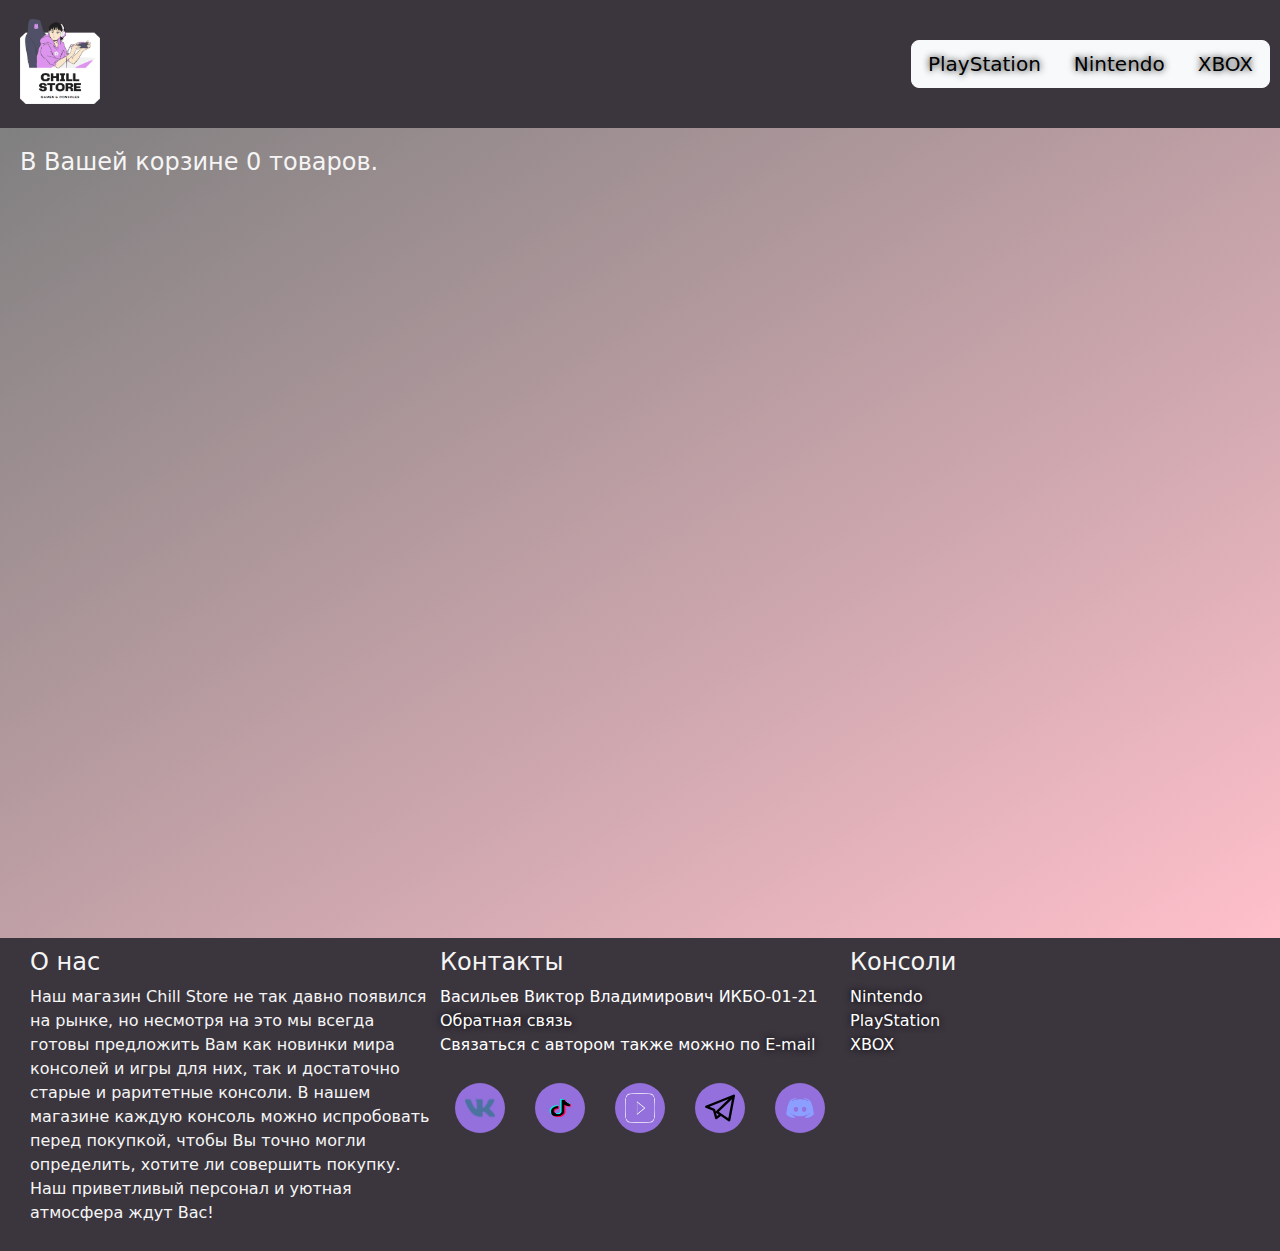
<file: html/cart.html>
<!DOCTYPE html>
<html lang="ru">
<head>
  <meta charset="UTF-8">
  <meta name="viewport" content="width=device-width, initial-scale=1.0">
  <title>Корзина | CHILL STORE</title>
  <link rel="icon" type="image/png" href="/res/images/favicon.png">
  <link rel="stylesheet" href="https://cdn.jsdelivr.net/npm/bootstrap@5.2.1/dist/css/bootstrap.min.css">
  <script src="https://cdn.jsdelivr.net/npm/@popperjs/core@2.11.6/dist/umd/popper.min.js" integrity="sha384-oBqDVmMz9ATKxIep9tiCxS/Z9fNfEXiDAYTujMAeBAsjFuCZSmKbSSUnQlmh/jp3" crossorigin="anonymous"></script>
  <script src="https://cdn.jsdelivr.net/npm/bootstrap@5.2.2/dist/js/bootstrap.min.js" integrity="sha384-IDwe1+LCz02ROU9k972gdyvl+AESN10+x7tBKgc9I5HFtuNz0wWnPclzo6p9vxnk" crossorigin="anonymous"></script>
  <link rel="preconnect" href="https://fonts.googleapis.com">
  <link rel="preconnect" href="https://fonts.gstatic.com" crossorigin>
  <link href="https://fonts.googleapis.com/css2?family=Poiret+One&display=swap" rel="stylesheet">
  <link rel="stylesheet" href="../css/main-style.css">
  <link rel="stylesheet" href="../css/cart.css">
</head>
<body>
<header>
  <a href="../index.html">
    <img class="logo" src="../res/images/logo.png" alt="CHILL STORE"
         width="100" height="100">
  </a>
  <span class="flex-fill"></span>
  <nav class="btn-group btn-group-lg header-nav">
    <a href="playstation.html" class="btn btn-lg btn-light">PlayStation</a>
    <a href="nintendo.html" class="btn btn-lg btn-light">Nintendo</a>
    <a href="xbox.html" class="btn btn-lg btn-light">XBOX</a>
  </nav>
  <label for="burger" class="burger"><img src="../res/images/burger.png" alt="Menu" width="64" height="64"></label>
  <input type="checkbox" id="burger" class="burger" hidden>
  <div class="burger-menu">
    <a href="playstation.html" class="btn btn-lg btn-light">PlayStation</a>
    <a href="nintendo.html" class="btn btn-lg btn-light">Nintendo</a>
    <a href="xbox.html" class="btn btn-lg btn-light">XBOX</a>
    <a href="contact-form.html" class="btn btn-lg btn-light">Обратная связь</a>
  </div>
</header>
<main>
  <div class="cart-container" id="cart-container">
    <h4 id="cart-title"></h4>
    <h5 id="sum-cost"></h5>
  </div>
  <div class="modal fade" id="deletionModal" tabindex="-1" aria-labelledby="deletionModalLabel" aria-hidden="true">
    <div class="modal-dialog modal-dialog-centered">
      <div class="modal-content">
        <div class="modal-header">
          <h1 class="modal-title fs-5" id="deletionModalLabel">Удаление из корзины</h1>
          <button type="button" class="btn-close" data-bs-dismiss="modal" aria-label="Close"></button>
        </div>
        <div class="modal-body">
          Вы уверены, что хотите удалить этот товар из корзины?
        </div>
        <div class="modal-footer">
          <button type="button" class="btn btn-secondary" data-bs-dismiss="modal">Нет</button>
          <button type="button" class="btn btn-danger" data-bs-dismiss="modal" id="delete-confirm">Да</button>
        </div>
      </div>
    </div>
  </div>
  <script src="../js/cart.js"></script>
</main>
<footer>
  <div class="about-us">
    <h4>О нас</h4>
    <p>Наш магазин Chill Store не так давно появился на рынке, но несмотря на это мы всегда готовы
      предложить Вам как новинки мира консолей и игры для них, так и достаточно старые и раритетные консоли.
      В нашем магазине каждую консоль можно испробовать перед покупкой, чтобы Вы точно могли определить, хотите ли
      совершить покупку. Наш приветливый персонал и уютная атмосфера ждут Вас!</p>
  </div>
  <div class="contacts">
    <h4>Контакты</h4>
    <div>Васильев Виктор Владимирович ИКБО-01-21</div>
    <div><a href="contact-form.html">Обратная связь</a></div>
    <address>
      Связаться с автором также можно по <a href="mailto:vasilievvict1@yandex.ru">E-mail</a>
    </address>
    <div class="social-links">
      <button class="social">
        <img src="../res/images/vk-logo.png" alt="VK" width="30" height="30">
      </button>
      <button class="social">
        <img src="../res/images/tiktok-logo.png" alt="TikTok" width="30" height="30">
      </button>
      <button class="social">
        <img src="../res/images/yt-logo.png" alt="YouTube" width="30" height="30">
      </button>
      <button class="social">
        <img src="../res/images/telegram-logo.svg" alt="Telegram" width="30" height="30">
      </button>
      <button class="social">
        <img src="../res/images/discord-logo.png" alt="Discord" width="30" height="30">
      </button>
    </div>
  </div>
  <div class="consoles">
    <h4>Консоли</h4>
    <div><a href="./nintendo.html">Nintendo</a></div>
    <div><a href="./playstation.html">PlayStation</a></div>
    <div><a href="./xbox.html">XBOX</a></div>
  </div>
</footer>
</body>
</html>
</file>
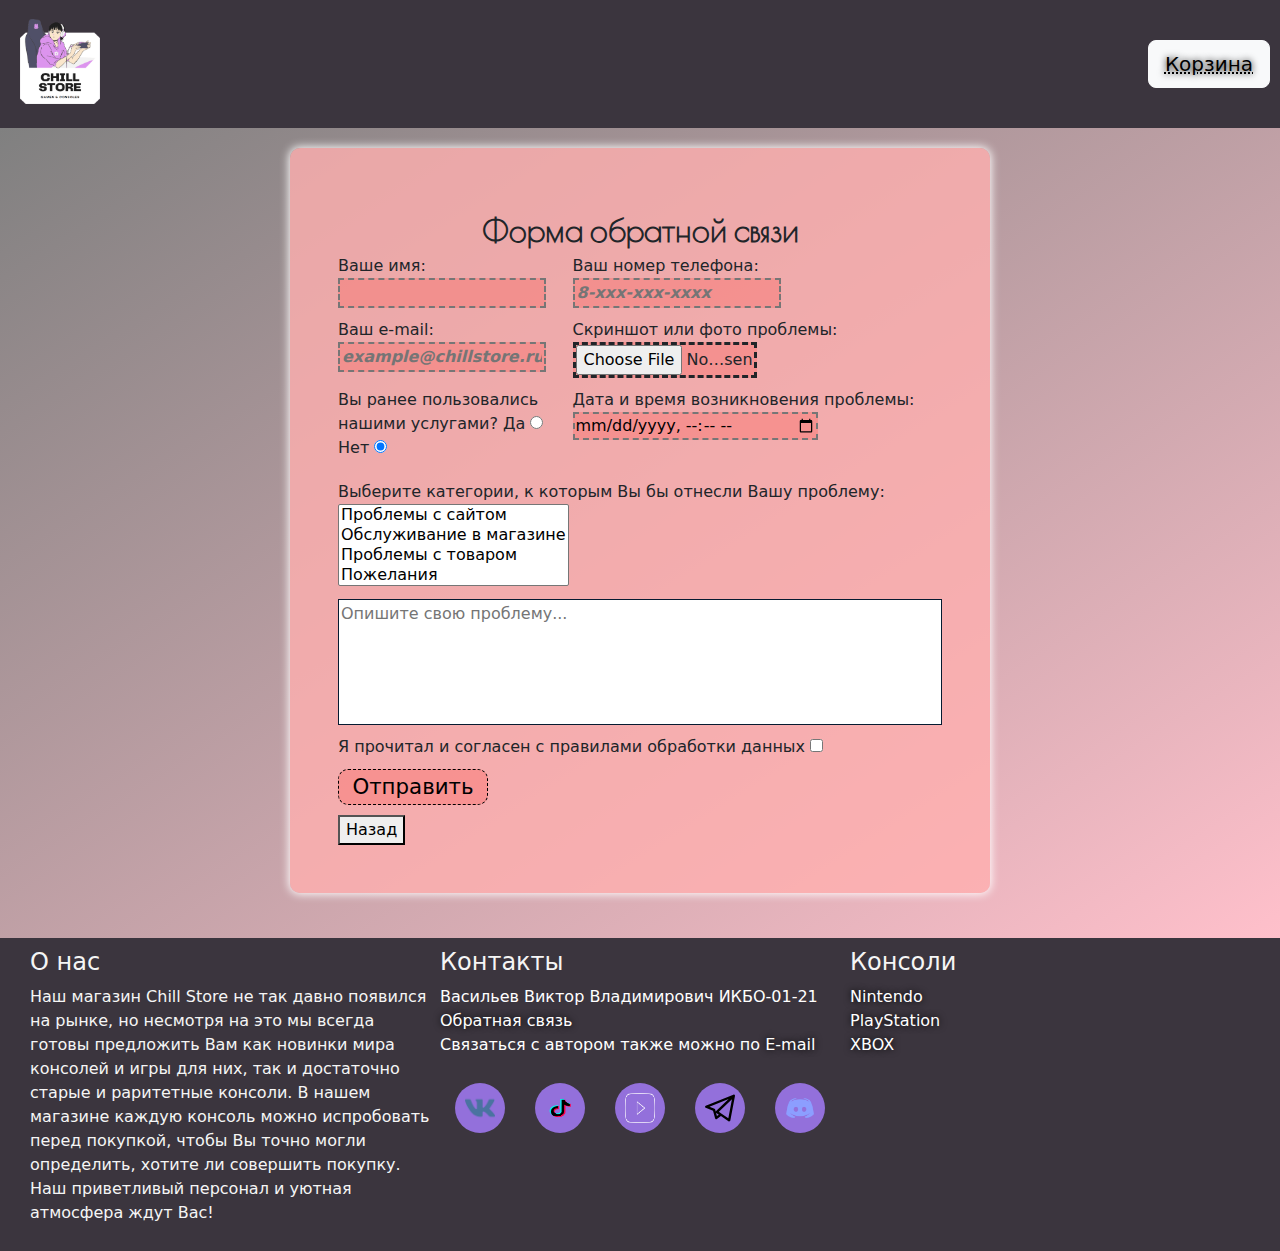
<file: html/contact-form.html>
<!DOCTYPE html>
<html lang="ru">
<head>
    <meta charset="UTF-8">
    <meta name="viewport" content="width=device-width, initial-scale=1.0">
    <title>CHILL STORE | Обратная связь</title>
    <link rel="icon" type="image/png" href="/res/images/favicon.png">
    <link rel="stylesheet" href="https://cdn.jsdelivr.net/npm/bootstrap@5.2.1/dist/css/bootstrap.min.css">
    <script src="https://cdn.jsdelivr.net/npm/bootstrap@5.2.1/dist/js/bootstrap.bundle.min.js"></script>
    <link rel="preconnect" href="https://fonts.googleapis.com">
    <link rel="preconnect" href="https://fonts.gstatic.com" crossorigin>
    <link href="https://fonts.googleapis.com/css2?family=Poiret+One&display=swap" rel="stylesheet">
    <link rel="stylesheet" href="../css/main-style.css">
</head>
<body>
    <header>
        <a href="../index.html">
            <img class="logo" src="../res/images/logo.png" alt="CHILL STORE"
                 width="100" height="100">
        </a>
        <span class="flex-fill"></span>
        <nav class="btn-group btn-group-lg header-nav">
            <a href="./cart.html" class="btn btn-lg btn-light">Корзина</a>
        </nav>
        <label for="burger" class="burger"><img src="../res/images/burger.png" alt="Menu" width="64" height="64"></label>
        <input type="checkbox" id="burger" class="burger" hidden>
        <div class="burger-menu">
            <a href="./cart.html" class="btn btn-lg btn-light">Корзина</a>
            <a href="contact-form.html" class="btn btn-lg btn-light">Обратная связь</a>
        </div>
    </header>
    <main>
        <div class="form-container">
            <div class="contact-form">
                <div class="form-title">Форма обратной связи</div>
                <form action="" method="get" class="form-fields">
                        <div>
                            <label for="name">Ваше имя: </label>
                            <input type="text" id="name" required>
                        </div>
                        <div>
                            <label for="phone">Ваш номер телефона: </label>
                            <input type="tel" id="phone" pattern="8[0-9]{10}" placeholder="8-xxx-xxx-xxxx" required>
                        </div>
                        <div>
                            <label for="mail">Ваш e-mail: </label>
                            <input type="email" id="mail" placeholder="example@chillstore.ru">
                        </div>
                        <div>
                            <label for="photo">Скриншот или фото проблемы: </label>
                            <input type="file" id="photo">
                        </div>
                        <div>
                            Вы ранее пользовались нашими услугами?
                            <label for="used">Да</label>
                            <input type="radio" id="used" value="yes" name="new-client">
                            <label for="didnt-use">Нет</label>
                            <input type="radio" id="didnt-use" value="no" name="new-client" checked>
                        </div>
                        <div>
                            <label for="incident-time">Дата и время возникновения проблемы: </label>
                            <input type="datetime-local" id="incident-time" min="2021-01-01" max="2022-12-31" required>
                        </div>
                    <div class="selection">
                        Выберите категории, к которым Вы бы отнесли Вашу проблему:
                        <select name="problem-type" id="problem" multiple required size="4">
                            <option value="site">Проблемы с сайтом</option>
                            <option value="store">Обслуживание в магазине</option>
                            <option value="item">Проблемы с товаром</option>
                            <option value="wishes">Пожелания</option>
                        </select>
                    </div>
                    <textarea name="summary" id="" cols="80" rows="5" placeholder="Опишите свою проблему..." required
                        minlength="30" maxlength="400" style="resize: none;"></textarea>
                    <div class="accept-terms">
                        <label for="accept-terms">Я прочитал и согласен с правилами обработки данных </label>
                        <input type="checkbox" value="off" id="accept-terms" required>
                    </div>
                    <input type="submit" id="submit-button" value="Отправить">
                </form>
                <a href="../index.html"><button>Назад</button></a>
        </div>
        </div>
    </main>
    <footer>
        <div class="about-us">
            <h4>О нас</h4>
            <p>Наш магазин Chill Store не так давно появился на рынке, но несмотря на это мы всегда готовы
                предложить Вам как новинки мира консолей и игры для них, так и достаточно старые и раритетные консоли.
                В нашем магазине каждую консоль можно испробовать перед покупкой, чтобы Вы точно могли определить, хотите ли
                совершить покупку. Наш приветливый персонал и уютная атмосфера ждут Вас!</p>
        </div>
        <div class="contacts">
            <h4>Контакты</h4>
            <div>Васильев Виктор Владимирович ИКБО-01-21</div>
            <div><a href="contact-form.html">Обратная связь</a></div>
            <address>
                Связаться с автором также можно по <a href="mailto:vasilievvict1@yandex.ru">E-mail</a>
            </address>
            <div class="social-links">
                <button class="social">
                    <img src="../res/images/vk-logo.png" alt="VK" width="30" height="30">
                </button>
                <button class="social">
                    <img src="../res/images/tiktok-logo.png" alt="TikTok" width="30" height="30">
                </button>
                <button class="social">
                    <img src="../res/images/yt-logo.png" alt="YouTube" width="30" height="30">
                </button>
                <button class="social">
                    <img src="../res/images/telegram-logo.svg" alt="Telegram" width="30" height="30">
                </button>
                <button class="social">
                    <img src="../res/images/discord-logo.png" alt="Discord" width="30" height="30">
                </button>
            </div>
        </div>
        <div class="consoles">
            <h4>Консоли</h4>
            <div><a href="./nintendo.html">Nintendo</a></div>
            <div><a href="./playstation.html">PlayStation</a></div>
            <div><a href="./xbox.html">XBOX</a></div>
        </div>
    </footer>
</body>
</html>
</file>
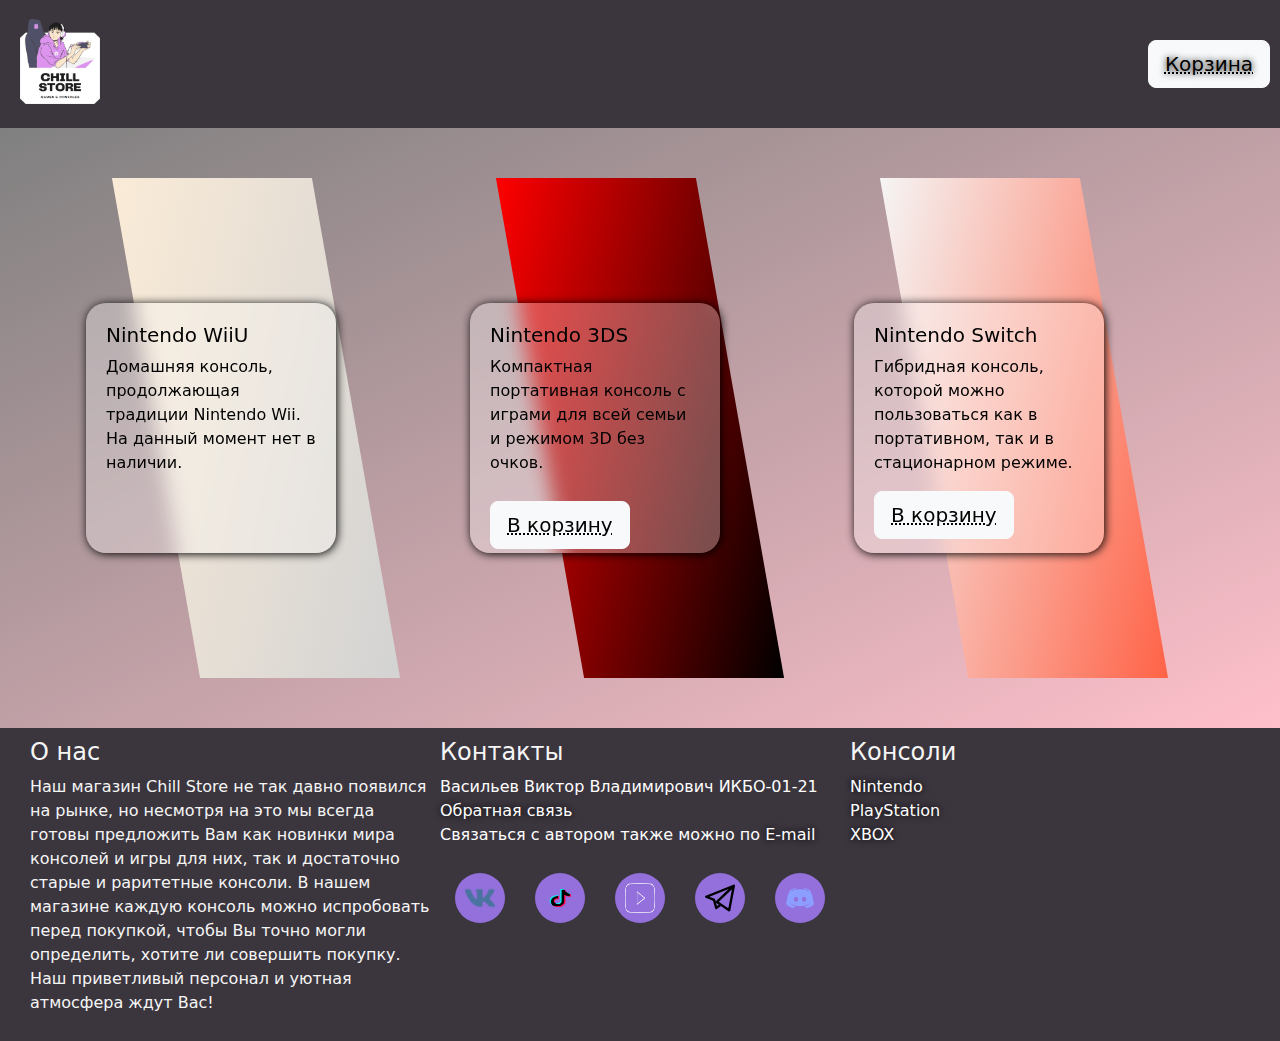
<file: html/nintendo.html>
<!DOCTYPE html>
<html lang="ru">
<head>
  <meta charset="UTF-8">
  <meta name="viewport" content="width=device-width, initial-scale=1.0">
  <title>Nintendo | CHILL STORE</title>
  <link rel="icon" type="image/png" href="/res/images/favicon.png">
  <link rel="stylesheet" href="https://cdn.jsdelivr.net/npm/bootstrap@5.2.1/dist/css/bootstrap.min.css">
  <script src="https://cdn.jsdelivr.net/npm/@popperjs/core@2.11.6/dist/umd/popper.min.js" integrity="sha384-oBqDVmMz9ATKxIep9tiCxS/Z9fNfEXiDAYTujMAeBAsjFuCZSmKbSSUnQlmh/jp3" crossorigin="anonymous"></script>
  <script src="https://cdn.jsdelivr.net/npm/bootstrap@5.2.2/dist/js/bootstrap.min.js" integrity="sha384-IDwe1+LCz02ROU9k972gdyvl+AESN10+x7tBKgc9I5HFtuNz0wWnPclzo6p9vxnk" crossorigin="anonymous"></script>
  <link rel="preconnect" href="https://fonts.googleapis.com">
  <link rel="preconnect" href="https://fonts.gstatic.com" crossorigin>
  <link href="https://fonts.googleapis.com/css2?family=Poiret+One&display=swap" rel="stylesheet">
  <link rel="stylesheet" href="../css/main-style.css">
  <link rel="stylesheet" href="../css/cards.css">
</head>
<body>
<header>
  <a href="../index.html">
    <img class="logo" src="../res/images/logo.png" alt="CHILL STORE"
         width="100" height="100">
  </a>
  <span class="flex-fill"></span>
  <nav class="btn-group btn-group-lg header-nav">
    <a href="./cart.html" class="btn btn-lg btn-light">Корзина</a>
  </nav>
  <label for="burger" class="burger"><img src="../res/images/burger.png" alt="Menu" width="64" height="64"></label>
  <input type="checkbox" id="burger" class="burger" hidden>
  <div class="burger-menu">
    <a href="./cart.html" class="btn btn-lg btn-light">Корзина</a>
    <a href="contact-form.html" class="btn btn-lg btn-light">Обратная связь</a>
  </div>
</header>
<main>
  <div class="cards-container">
    <div class="card-nobootstrap">
      <div class="card-panel">
        <h5>Nintendo WiiU</h5>
        <p>Домашняя консоль, продолжающая традиции Nintendo Wii. На данный момент нет в наличии.</p>
      </div>
      <div class="card-bg" id="wiiu-card"></div>
      <div class="pseudo-anim"></div>
    </div>
    <div class="card-nobootstrap">
      <div class="card-panel">
        <h5>Nintendo 3DS</h5>
        <p>Компактная портативная консоль с играми для всей семьи и режимом 3D без очков.</p>
        <button class="btn btn-lg btn-light add-to-cart" data-item="N3DS">В корзину</button>
      </div>
      <div class="card-bg" id="threeds-card"></div>
      <div class="pseudo-anim"></div>
    </div>
    <div class="card-nobootstrap">
      <div class="card-panel">
        <h5>Nintendo Switch</h5>
        <p>Гибридная консоль, которой можно пользоваться как в портативном, так и в стационарном режиме.</p>
        <button class="btn btn-lg btn-light add-to-cart" data-item="NX" style="margin-top: 0;">В корзину</button>
      </div>
      <div class="card-bg" id="switch-card"></div>
      <div class="pseudo-anim"></div>
    </div>
  </div>
  <div class="toast-container position-fixed bottom-0 end-0 p-3">
    <div class="toast" role="alert" aria-live="assertive" aria-atomic="true" id="successToast">
      <div class="toast-header">
        <strong class="me-auto">Успех</strong>
        <button type="button" class="btn-close" data-bs-dismiss="toast" aria-label="Close"></button>
      </div>
      <div class="toast-body">
        Товар добавлен в корзину.
      </div>
    </div>
  </div>
  <script src="../js/add-to-cart.js"></script>
</main>
<footer>
  <div class="about-us">
    <h4>О нас</h4>
    <p>Наш магазин Chill Store не так давно появился на рынке, но несмотря на это мы всегда готовы
      предложить Вам как новинки мира консолей и игры для них, так и достаточно старые и раритетные консоли.
      В нашем магазине каждую консоль можно испробовать перед покупкой, чтобы Вы точно могли определить, хотите ли
      совершить покупку. Наш приветливый персонал и уютная атмосфера ждут Вас!</p>
  </div>
  <div class="contacts">
    <h4>Контакты</h4>
    <div>Васильев Виктор Владимирович ИКБО-01-21</div>
    <div><a href="contact-form.html">Обратная связь</a></div>
    <address>
      Связаться с автором также можно по <a href="mailto:vasilievvict1@yandex.ru">E-mail</a>
    </address>
    <div class="social-links">
      <button class="social">
        <img src="../res/images/vk-logo.png" alt="VK" width="30" height="30">
      </button>
      <button class="social">
        <img src="../res/images/tiktok-logo.png" alt="TikTok" width="30" height="30">
      </button>
      <button class="social">
        <img src="../res/images/yt-logo.png" alt="YouTube" width="30" height="30">
      </button>
      <button class="social">
        <img src="../res/images/telegram-logo.svg" alt="Telegram" width="30" height="30">
      </button>
      <button class="social">
        <img src="../res/images/discord-logo.png" alt="Discord" width="30" height="30">
      </button>
    </div>
  </div>
  <div class="consoles">
    <h4>Консоли</h4>
    <div><a href="./nintendo.html">Nintendo</a></div>
    <div><a href="./playstation.html">PlayStation</a></div>
    <div><a href="./xbox.html">XBOX</a></div>
  </div>
</footer>
</body>
</html>
</file>
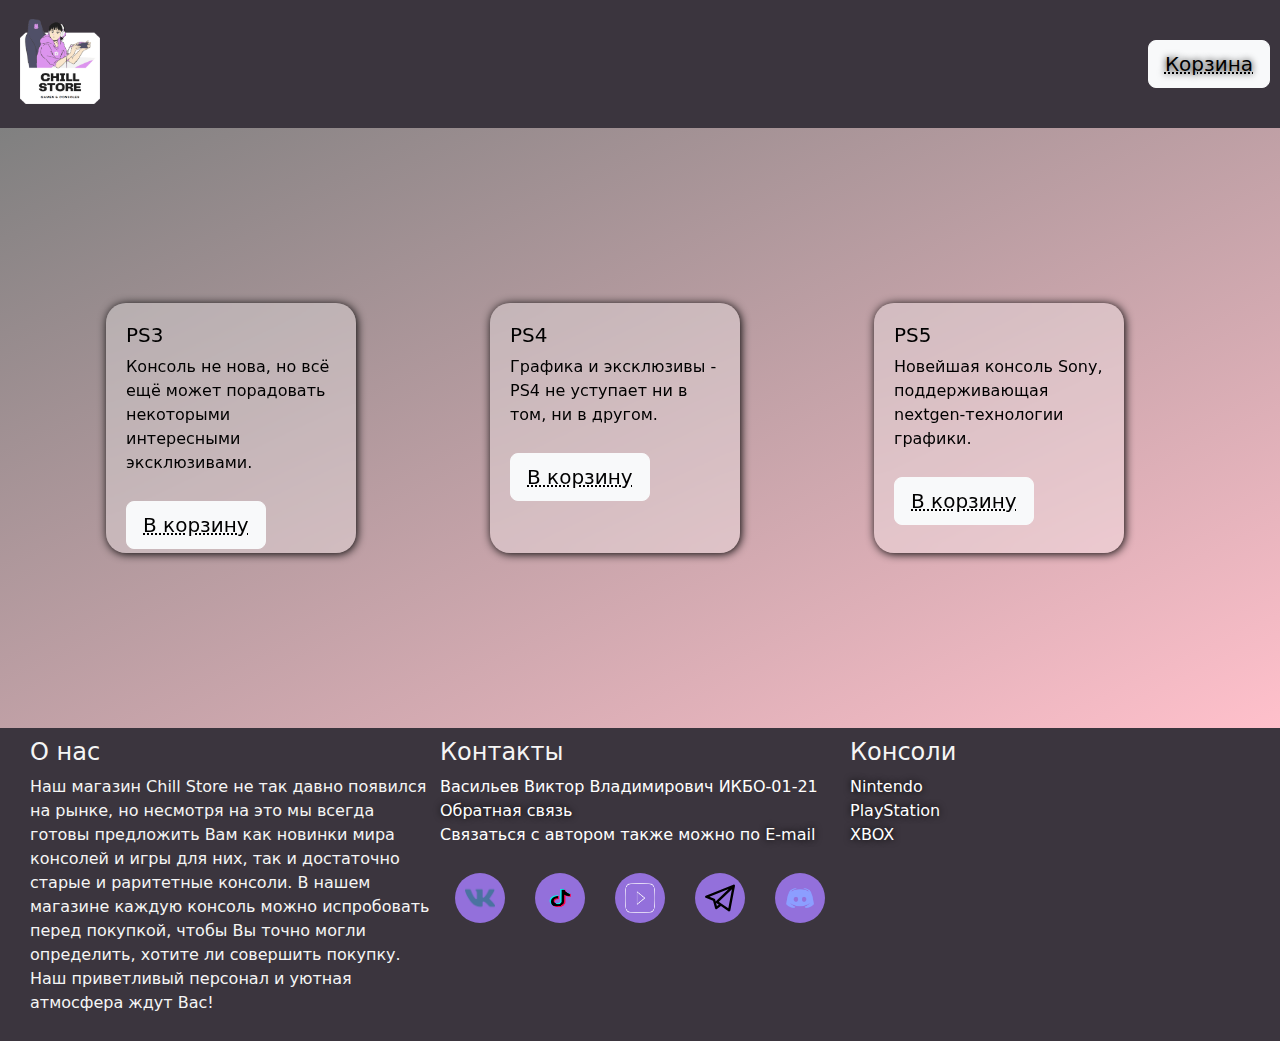
<file: html/playstation.html>
<!DOCTYPE html>
<html lang="ru">
<head>
  <meta charset="UTF-8">
  <meta name="viewport" content="width=device-width, initial-scale=1.0">
  <title>PlayStation | CHILL STORE</title>
  <link rel="icon" type="image/png" href="/res/images/favicon.png">
  <link rel="stylesheet" href="https://cdn.jsdelivr.net/npm/bootstrap@5.2.1/dist/css/bootstrap.min.css">
  <script src="https://cdn.jsdelivr.net/npm/@popperjs/core@2.11.6/dist/umd/popper.min.js" integrity="sha384-oBqDVmMz9ATKxIep9tiCxS/Z9fNfEXiDAYTujMAeBAsjFuCZSmKbSSUnQlmh/jp3" crossorigin="anonymous"></script>
  <script src="https://cdn.jsdelivr.net/npm/bootstrap@5.2.2/dist/js/bootstrap.min.js" integrity="sha384-IDwe1+LCz02ROU9k972gdyvl+AESN10+x7tBKgc9I5HFtuNz0wWnPclzo6p9vxnk" crossorigin="anonymous"></script>
  <link rel="preconnect" href="https://fonts.googleapis.com">
  <link rel="preconnect" href="https://fonts.gstatic.com" crossorigin>
  <link href="https://fonts.googleapis.com/css2?family=Poiret+One&display=swap" rel="stylesheet">
  <link rel="stylesheet" href="../css/main-style.css">
  <link rel="stylesheet" href="../css/cards.css">
  <link rel="stylesheet" href="../css/ps-cards.css">
</head>
<body>
<header>
  <a href="../index.html">
    <img class="logo" src="../res/images/logo.png" alt="CHILL STORE"
         width="100" height="100">
  </a>
  <span class="flex-fill"></span>
  <nav class="btn-group btn-group-lg header-nav">
    <a href="./cart.html" class="btn btn-lg btn-light">Корзина</a>
  </nav>
  <label for="burger" class="burger"><img src="../res/images/burger.png" alt="Menu" width="64" height="64"></label>
  <input type="checkbox" id="burger" class="burger" hidden>
  <div class="burger-menu">
    <a href="./cart.html" class="btn btn-lg btn-light">Корзина</a>
    <a href="contact-form.html" class="btn btn-lg btn-light">Обратная связь</a>
  </div>
</header>
<main>
  <div class="cards-container">
    <div class="card-nobootstrap">
      <div class="card-panel">
        <h5>PS3</h5>
        <p>Консоль не нова, но всё ещё может порадовать некоторыми интересными эксклюзивами.</p>
        <button class="btn btn-lg btn-light add-to-cart" data-item="PS3">В корзину</button>
      </div>
    </div>
    <div class="card-nobootstrap">
      <div class="card-panel">
        <h5>PS4</h5>
        <p>Графика и эксклюзивы - PS4 не уступает ни в том, ни в другом.</p>
        <button class="btn btn-lg btn-light add-to-cart" data-item="PS4">В корзину</button>
      </div>
    </div>
    <div class="card-nobootstrap">
      <div class="card-panel">
        <h5>PS5</h5>
        <p>Новейшая консоль Sony, поддерживающая nextgen-технологии графики.</p>
        <button class="btn btn-lg btn-light add-to-cart" data-item="PS5">В корзину</button>
      </div>
    </div>
  </div>
  <div class="toast-container position-fixed bottom-0 end-0 p-3">
    <div class="toast" role="alert" aria-live="assertive" aria-atomic="true" id="successToast">
      <div class="toast-header">
        <strong class="me-auto">Успех</strong>
        <button type="button" class="btn-close" data-bs-dismiss="toast" aria-label="Close"></button>
      </div>
      <div class="toast-body">
        Товар добавлен в корзину.
      </div>
    </div>
  </div>
  <script src="../js/add-to-cart.js"></script>
</main>
<footer>
  <div class="about-us">
    <h4>О нас</h4>
    <p>Наш магазин Chill Store не так давно появился на рынке, но несмотря на это мы всегда готовы
      предложить Вам как новинки мира консолей и игры для них, так и достаточно старые и раритетные консоли.
      В нашем магазине каждую консоль можно испробовать перед покупкой, чтобы Вы точно могли определить, хотите ли
      совершить покупку. Наш приветливый персонал и уютная атмосфера ждут Вас!</p>
  </div>
  <div class="contacts">
    <h4>Контакты</h4>
    <div>Васильев Виктор Владимирович ИКБО-01-21</div>
    <div><a href="contact-form.html">Обратная связь</a></div>
    <address>
      Связаться с автором также можно по <a href="mailto:vasilievvict1@yandex.ru">E-mail</a>
    </address>
    <div class="social-links">
      <button class="social">
        <img src="../res/images/vk-logo.png" alt="VK" width="30" height="30">
      </button>
      <button class="social">
        <img src="../res/images/tiktok-logo.png" alt="TikTok" width="30" height="30">
      </button>
      <button class="social">
        <img src="../res/images/yt-logo.png" alt="YouTube" width="30" height="30">
      </button>
      <button class="social">
        <img src="../res/images/telegram-logo.svg" alt="Telegram" width="30" height="30">
      </button>
      <button class="social">
        <img src="../res/images/discord-logo.png" alt="Discord" width="30" height="30">
      </button>
    </div>
  </div>
  <div class="consoles">
    <h4>Консоли</h4>
    <div><a href="./nintendo.html">Nintendo</a></div>
    <div><a href="./playstation.html">PlayStation</a></div>
    <div><a href="./xbox.html">XBOX</a></div>
  </div>
</footer>
</body>
</html>
</file>
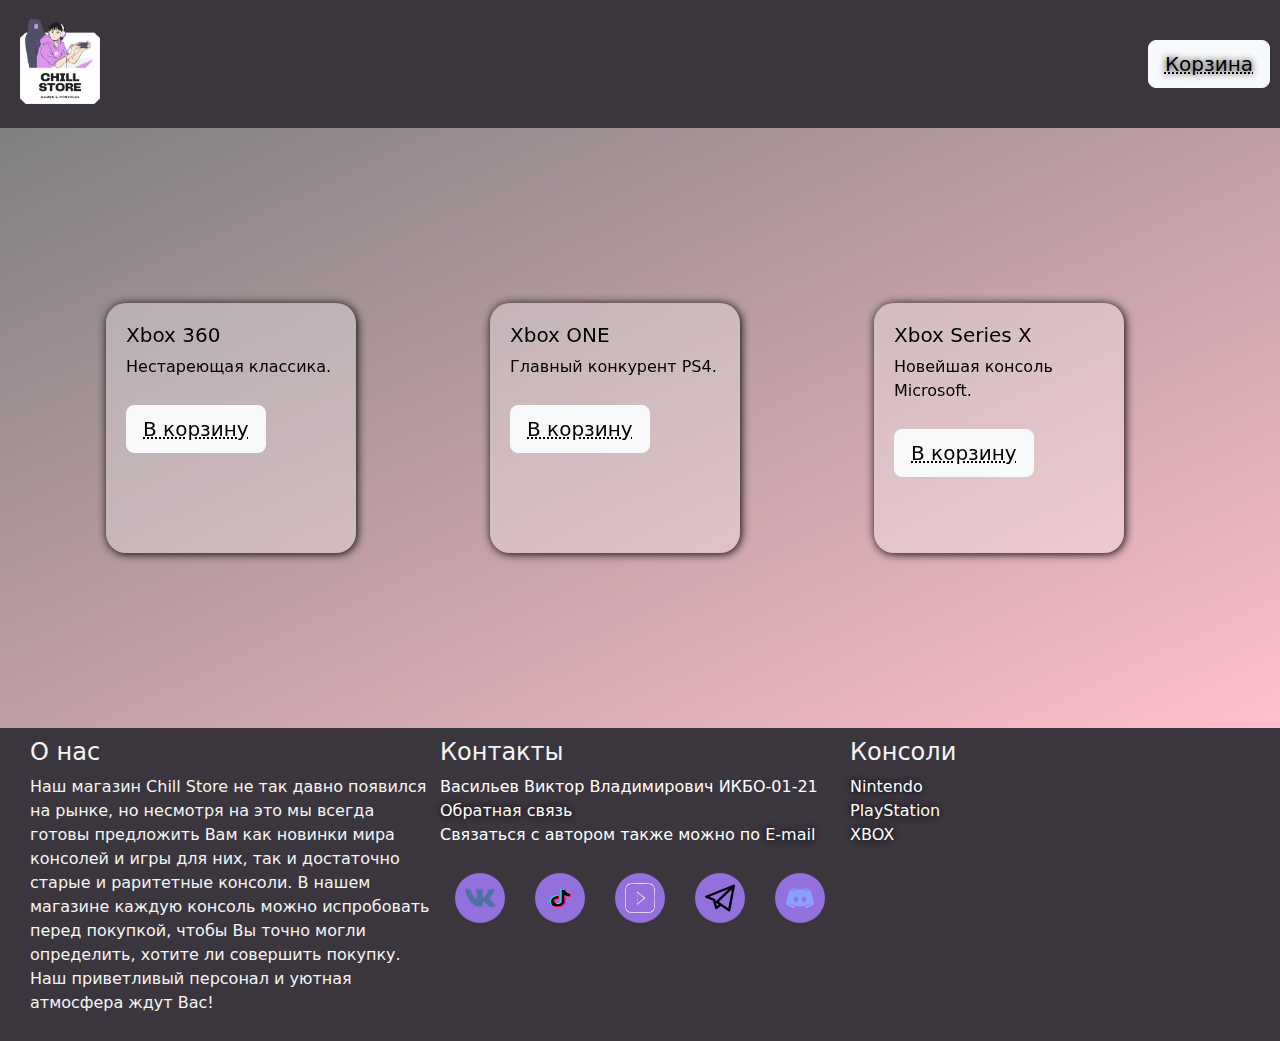
<file: html/xbox.html>
<!DOCTYPE html>
<html lang="ru">
<head>
  <meta charset="UTF-8">
  <meta name="viewport" content="width=device-width, initial-scale=1.0">
  <title>XBOX | CHILL STORE</title>
  <link rel="icon" type="image/png" href="/res/images/favicon.png">
  <link rel="stylesheet" href="https://cdn.jsdelivr.net/npm/bootstrap@5.2.1/dist/css/bootstrap.min.css">
  <script src="https://cdn.jsdelivr.net/npm/@popperjs/core@2.11.6/dist/umd/popper.min.js" integrity="sha384-oBqDVmMz9ATKxIep9tiCxS/Z9fNfEXiDAYTujMAeBAsjFuCZSmKbSSUnQlmh/jp3" crossorigin="anonymous"></script>
  <script src="https://cdn.jsdelivr.net/npm/bootstrap@5.2.2/dist/js/bootstrap.min.js" integrity="sha384-IDwe1+LCz02ROU9k972gdyvl+AESN10+x7tBKgc9I5HFtuNz0wWnPclzo6p9vxnk" crossorigin="anonymous"></script>
  <link rel="preconnect" href="https://fonts.googleapis.com">
  <link rel="preconnect" href="https://fonts.gstatic.com" crossorigin>
  <link href="https://fonts.googleapis.com/css2?family=Poiret+One&display=swap" rel="stylesheet">
  <link rel="stylesheet" href="../css/main-style.css">
  <link rel="stylesheet" href="../css/cards.css">
  <link rel="stylesheet" href="../css/xbox-cards.css">
</head>
<body>
<header>
  <a href="../index.html">
    <img class="logo" src="../res/images/logo.png" alt="CHILL STORE"
         width="100" height="100">
  </a>
  <span class="flex-fill"></span>
  <nav class="btn-group btn-group-lg header-nav">
    <a href="./cart.html" class="btn btn-lg btn-light">Корзина</a>
  </nav>
  <label for="burger" class="burger"><img src="../res/images/burger.png" alt="Menu" width="64" height="64"></label>
  <input type="checkbox" id="burger" class="burger" hidden>
  <div class="burger-menu">
    <a href="./cart.html" class="btn btn-lg btn-light">Корзина</a>
    <a href="contact-form.html" class="btn btn-lg btn-light">Обратная связь</a>
  </div>
</header>
<main>
  <div class="cards-container">
    <div class="card-nobootstrap">
      <div class="card-panel">
        <h5>Xbox 360</h5>
        <p>Нестареющая классика.</p>
        <button class="btn btn-lg btn-light add-to-cart" data-item="X360">В корзину</button>
      </div>
    </div>
    <div class="card-nobootstrap">
      <div class="card-panel">
        <h5>Xbox ONE</h5>
        <p>Главный конкурент PS4.</p>
        <button class="btn btn-lg btn-light add-to-cart" data-item="XONE">В корзину</button>
      </div>
    </div>
    <div class="card-nobootstrap">
      <div class="card-panel">
        <h5>Xbox Series X</h5>
        <p>Новейшая консоль Microsoft.</p>
        <button class="btn btn-lg btn-light add-to-cart" data-item="XSX">В корзину</button>
      </div>
    </div>
  </div>
  <div class="toast-container position-fixed bottom-0 end-0 p-3">
    <div class="toast" role="alert" aria-live="assertive" aria-atomic="true" id="successToast">
      <div class="toast-header">
        <strong class="me-auto">Успех</strong>
        <button type="button" class="btn-close" data-bs-dismiss="toast" aria-label="Close"></button>
      </div>
      <div class="toast-body">
        Товар добавлен в корзину.
      </div>
    </div>
  </div>
  <script src="../js/add-to-cart.js"></script>
</main>
<footer>
  <div class="about-us">
    <h4>О нас</h4>
    <p>Наш магазин Chill Store не так давно появился на рынке, но несмотря на это мы всегда готовы
      предложить Вам как новинки мира консолей и игры для них, так и достаточно старые и раритетные консоли.
      В нашем магазине каждую консоль можно испробовать перед покупкой, чтобы Вы точно могли определить, хотите ли
      совершить покупку. Наш приветливый персонал и уютная атмосфера ждут Вас!</p>
  </div>
  <div class="contacts">
    <h4>Контакты</h4>
    <div>Васильев Виктор Владимирович ИКБО-01-21</div>
    <div><a href="contact-form.html">Обратная связь</a></div>
    <address>
      Связаться с автором также можно по <a href="mailto:vasilievvict1@yandex.ru">E-mail</a>
    </address>
    <div class="social-links">
      <button class="social">
        <img src="../res/images/vk-logo.png" alt="VK" width="30" height="30">
      </button>
      <button class="social">
        <img src="../res/images/tiktok-logo.png" alt="TikTok" width="30" height="30">
      </button>
      <button class="social">
        <img src="../res/images/yt-logo.png" alt="YouTube" width="30" height="30">
      </button>
      <button class="social">
        <img src="../res/images/telegram-logo.svg" alt="Telegram" width="30" height="30">
      </button>
      <button class="social">
        <img src="../res/images/discord-logo.png" alt="Discord" width="30" height="30">
      </button>
    </div>
  </div>
  <div class="consoles">
    <h4>Консоли</h4>
    <div><a href="./nintendo.html">Nintendo</a></div>
    <div><a href="./playstation.html">PlayStation</a></div>
    <div><a href="./xbox.html">XBOX</a></div>
  </div>
</footer>
</body>
</html>
</file>
<file: css/main-style.css>
@import url(header.css);
@import url(form.css);


.nintendo-div-flex {
    display: flex;
    flex-direction: row;
}

.xbox-flex {
    display: flex;
    flex-direction: row;
    gap: 10px 10px;
}

.xbox-banner {
    max-width: 20vw;
    object-fit: scale-down;
    vertical-align: top;
    outline: white 2px solid;
    height: fit-content;
    box-shadow: white 0 0 3px 3px;
}

body {
    margin: 0;
    width: 100%;
    min-height: 100%;
}

section {
    padding: 5px 30px;
}

.gallery img {
    overflow: hidden;
    object-fit: cover;
    height: 500px;
    width: 100%;
}

h2 {
    text-align: center;
    letter-spacing: 5px;
    text-transform: uppercase;
    font-family: "Poiret One", cursive;
}

a {
    text-decoration-line: none;
    color: white;
    text-shadow: black 0 0 7px;
}

a.console-link {
    font-weight: bolder;
    text-shadow: white 0 0 15px;
}

#ps-link {
    transition: all ease 1s;
}

#ps-link:hover {
    letter-spacing: 10px;
}

span {
    display: inline-block;
}

dd span {
    display: inline;
}

#ps-link::before {
    content: '';
    width: 100%;
    height: 1px;
    display: block;
    background-color: ghostwhite;
    transform: scaleX(0);
    transition: ease-in-out all .5s;
}

#ps-link::after {
    content: '';
    width: 100%;
    height: 0.5px;
    display: block;
    background-color: ghostwhite;
    transform: scaleX(0);
    transition: ease-in-out all .5s;
}

#ps-link:hover::before {
    transform: scaleX(1);
}

#ps-link:hover::after {
    transform: scaleX(1);
}

a#xbox-link:hover {
    color: #28e029;
}

a#xbox-link {
    padding: 3px;
    display: inline-block;
    background-color: darkgreen;
    box-shadow: #061b31 5px 5px;
    transition: all ease-in-out .5s;
}

a#xbox-link:hover {
    box-shadow: #e0e0e0 10px 10px;
    transform: skewX(-5deg);
}

a#nintendo-link:hover {
    color: whitesmoke;
    border: 1px solid;
    box-shadow: inset 0 0 20px rgba(255, 255, 255, .5), 0 0 20px rgba(255, 255, 255, .2);
    outline-color: rgba(255, 255, 255, 0);
    outline-offset: 15px;
    text-shadow: 1px 1px 2px #427388;
}

a#nintendo-link {
    padding: 3px;
    border: 0 solid;
    box-shadow: inset 0 0 20px rgba(255, 255, 255, 0);
    outline: 1px solid;
    outline-color: rgba(255, 255, 255, .5);
    outline-offset: 0;
    text-shadow: none;
    transition: all 1250ms cubic-bezier(0.19, 1, 0.22, 1);
}

a#sega-link {
    text-align: center;
    display: inline-block;
    padding: 10px;
    border: 1px solid #fff;
    cursor: pointer;
    letter-spacing: 5px;
    position:relative;
    overflow:hidden;
    margin: 0 20px;
}

a#sega-link::before {
    content: "";
    position: absolute;
    height: 150px;
    width: 50px;
    background : #fff;
    left: -65px;
    top: -40px;
    transform: rotate(45deg);
    transition: all .3s;
    opacity: 0.3;
}

a#sega-link:hover::before {
    left: 95%;
}

a#sega-link:hover {
    text-shadow: whitesmoke;
}

.image-link-wrap {
    display: inline;
}

.switch-image {
    border: white solid 3px;
    box-shadow: white 2px 2px 7px;
    align-self: flex-end;
}

.nintendo-list {
    flex: 10%;
    flex-grow: 3;
}

.anchor-dd-image, .dd-image {
    max-width: 200px;
    margin: 0 auto;
}

.dd-image-clickable {
    max-width: 100%;
}

.ps-title {
    grid-area: title;
}

dl {
    grid-area: content;
    display: flex;
    margin-right: 0;
    flex-direction: column;
    margin-block-start: 0;
    margin-block-end: 0;
}

dt {
    font-size: 30px;
    color: white;
    font-weight: lighter;
}

dd {
    background: #061b31;
    border: black 2px solid;
    border-radius: 10px;
    padding: 10px;
    box-shadow: black 3px 3px 3px;
    text-align: justify;
    margin-right: 0;
    row-gap: 5px;
    width: 100%;
}

dd img {
    padding: 20px;
    float: left;
}

footer {
    flex-direction: column;
    align-items: flex-start;
    color: white;
}

.ps-div {
    background: linear-gradient(to bottom, #3B353E 5%, #00A5FF 85%);
}

.ps-grid {
    display: grid;
    grid-template: 1fr fit-content(300px) / 5fr 1fr;
    grid-template-areas:
            "title image"
            "content content";
}

.nintendo-div {
    background: linear-gradient(to bottom right, darkred, red);
}

.xbox-div {
    background: linear-gradient(to bottom left, #729935, limegreen);
}

.console-div {
    color: #e0e0e0;
    padding: 20px;
}

.switch-quote-and-img {
    display: inline-flex;
    flex-direction: column;
}

h2 + p {
    font-size: 20px;
}

em ~ i {
    text-decoration-line: underline;
}

div.section-divider {
    color: black;
    height: 5px;
    margin: 0;
    border: none;
    background-color: black;
}

.up-link {
    position: fixed;
    right: 3%;
    bottom: 3%;
    z-index: 50;
}

.ps-logo {
    grid-area: image;
    justify-self: center;
}

blockquote {
    text-align: right;
    margin-top: 0;
    white-space: pre-wrap;
}

.gallery {
    display: grid;
    grid-auto-flow: column dense;
    max-width: 95vw;
    justify-items: stretch;
    grid-template: repeat(3, 100px) / repeat(6, minmax(10%, 1fr));
    grid-template-areas: "image1 image1 image2 image2 image2 image3"
                        "image1 image1 image4 image4 image5 image3"
                        "image1 image1 image4 image4 image6 image6";
    grid-gap: 10px 10px;
}

.img1 {
    grid-area: image1;
}
.img2 {
    grid-area: image2;
}
.img3 {
    grid-area: image3;
}
.img4 {
    grid-area: image4;
}
.img5 {
    grid-area: image5;
}
.img6 {
    grid-area: image6;
}

.gallery div {
    position: relative;
    overflow: hidden;
    transition: all ease-in-out .3s;
    max-width: 100%;
    height: 100%;
    border-radius: 15px;
    min-width: 0;
    min-height: 0;
}

.gallery div img {
    height: 100%;
    width: 100%;
    object-fit: cover;
}

.gallery div:hover {
    transform: translateY(-30px);
}

.gallery div img:hover ~ div, .gallery div div:hover {
    visibility: visible;
    opacity: 1;
    transform: translateY(0);
}

.gallery div div {
    visibility: hidden;
    opacity: 0;
    transform: translateY(100%);
    transition: all ease-in-out .5s;
    height: fit-content;
    width: 100%;
    position: absolute;
    bottom: 0;
    left: 0;
    background: linear-gradient(to top, #303030, rgba(48,48,48,0));
    padding: 20px 10px 0 10px;
    font-size: 2vh;
}

h4 {
    color: whitesmoke;
}

h4 ~ p {
    color: whitesmoke;
}

.ps5-commercial {
    margin: 0 auto;
}

.video-container {
    position: relative;
    overflow: hidden;
}

.video-container div {
    visibility: hidden;
    padding: 20px;
    position: absolute;
    top: 10%;
    right: 7%;
    height: 500px;
    width: 300px;
    background: radial-gradient(circle at top left, mediumblue, blue);
    overflow: hidden;
    opacity: 0;
    transform: translateX(100%);
    transition: all ease-in-out 1s;
}

.video-container:hover div {
    visibility: visible;
    opacity: 1;
    transform: translateX(0);
}

.video-container:hover div h4, .video-container:hover div p {
    animation-name: slide-in;
    animation-iteration-count: 1;
    animation-play-state: running;
}

.video-container:hover div h2 {
    animation-delay: 1s;
}

.video-container:hover div p {
    animation-delay: 1.5s;
}

.video-container div h4, .video-container div p {
    opacity: 0;
    animation: slide-out ease-out 1.5s both 1;
}

@keyframes slide-in {
    from {
        transform: translateX(100%);
        opacity: 0;
    }
    to {
        transform: translateX(0);
        opacity: 1;
    }
}

@keyframes slide-out {
    to {
        transform: translateX(100%);
        opacity: 0;
    }
    from {
        transform: translateX(0);
        opacity: 1;
    }
}

@media screen and (max-width: 1000px) {
    .nintendo-div-flex {
        flex-direction: column;
    }

    .xbox-flex {
        flex-direction: column;
    }

    .xbox-banner {
        max-width: 90vw;
        width: 100%;
        margin: 0 auto;
    }

    .switch-image {
        align-self: center;
        width: 100%;
        height: 50%;
    }

    .gallery {
        flex-direction: column;
        align-items: center;
        margin: 0 auto;
    }

    .gallery div {
        width: 100%;
    }

    .video-container {
        max-width: 100%;
    }

    .video-container video {
        width: 100%;
        object-fit: cover;
    }

    .video-container div {
        left: 60%;
        font-size: 1.75vw;
        width: 30vw;
        height: 55vh;
        padding: 5px
    }

    .video-container div h4 {
        font-size: 2.5vw; !important;
    }

    .ps-grid {
        grid-template-columns: 1fr;
        grid-template-areas: "image" "title" "content";
    }

    .gallery {
        grid-template:  repeat(6, 200px) / repeat(3, minmax(30%, 1fr));
        grid-template-areas: "image1 image1 image2"
        "image1 image1 image2"
        "image3 image3 image3"
        "image5 image5 image5"
        "image6 image6 image6"
        "image4 image4 image4";
    }
}

.social-links {
    display: flex;
    background-color: inherit;
    width: 100%;
    padding-bottom: 15px;
    justify-content: space-around;
}

.social {
    border-radius: 50%;
    border: 0;
    height: 50px;
    width: 50px;
    background: mediumpurple;
    position: relative;
    overflow: hidden;
}

.social::before {
    content: '';
    z-index: 0;
    background: linear-gradient(to bottom, white, pink);
    width: 100%;
    height: 100%;
    position: absolute;
    top: 0;
    left: 0;
    transform: translateY(-100%);
    transition: transform .5s ease;
}

.social:hover::before {
    transform: translateY(0);
}

.social img {
    position: absolute;
    top: 20%;
    left: 20%;
    z-index: 1;
}

footer {
    display: grid;
    grid-template-columns: repeat(3, minmax(30%, 1fr));
    height: auto;
    padding: 10px 30px;
    grid-gap: 10px;
}

@media screen and (max-width: 1000px) and (min-width: 701px) {
    footer {
        grid-template: 1fr 1fr / 1fr 1fr;
    }

    .contacts {
        grid-column: 1 / 3;
        grid-row: 2 / 3;
    }
}

@media screen and (max-width: 700px) {
    footer {
        grid-template-rows: repeat(3, fit-content(1fr));
        grid-template-columns: initial;
    }

    .contacts {
        grid-row: 3 / 4;
    }
}
</file>
<file: css/cart.css>
.cart-element {
    width: 100%;
    height: fit-content;
    border-radius: 10px;
    background: linear-gradient(to bottom left, white 50%, pink);
    display: flex;
    flex-direction: row;
}

.btn {
    text-decoration: none;
}

.cart-container {
    display: flex;
    padding: 20px;
    flex-direction: column;
    row-gap: 10px;
    min-height: 90vh;
}

.cart-element-content {
    display: flex;
    flex-direction: row;
    align-items: center;
    width: 100%;
    height: 100%;
    padding: 30px;
}

.cart-item-image {
    width: 100px;
    height: 100px;
    object-fit: scale-down;
}

.delete {
    background-color: indianred;
    border-radius: 10px;
    color: ghostwhite;
}

.item-info {
    margin: 0;
    padding: 0 30px;
}

.controls {
    text-align: center;
}

@media screen and (max-width: 520px) {
    .cart-element-content {
        flex-direction: column;
        justify-items: center;
    }

    .item-info {
        text-align: center;
    }
}
</file>
<file: css/xbox-cards.css>
body {
    z-index: -1;
}

.card-panel {
    overflow: hidden;
    transition: all 1s ease;
    right: 0;
}

.card-panel:hover {
    color: white;
}

.card-panel:hover::before {
    opacity: 1;
}

.card-panel::before {
    content: '';
    opacity: 0;
    position: absolute;
    z-index: -1;
    left: 6px;
    top: 6px;
    width: calc(100% - 12px);
    height: calc(100% - 12px);
    background: black;
    border-radius: 20px;
    transition: 1s ease-in-out opacity;
}

.card-panel::after {
    position: absolute;
    display: block;
    z-index: -2;
    top: -25%;
    left: -25%;
    content: '';
    width: 150%;
    height: 150%;
    transform: scale(120%);
    background-color: #fff;
    background-repeat: no-repeat;
    background-size: 50% 50%, 50% 50%;
    background-position: 0 0, 100% 0, 100% 100%, 0 100%;
    background-image: linear-gradient(greenyellow, black), linear-gradient(black, black), linear-gradient(black, greenyellow), linear-gradient(black, black);
    animation: rotate 5s ease infinite;
    opacity: 0;
    transition: 1s .3s all ease;
}

.card-panel:hover::after {
    opacity: 1;
}

@keyframes rotate {
    from {
        transform: rotateZ(0);
    }
    to {
        transform: rotateZ(720deg);
    }
}

@media screen and (max-width: 800px) {
    .card-panel {
        right: -15%;
    }
}
</file>
<file: css/cards.css>
.cards-container {
    display: flex;
    flex-direction: row;
    width: 100%;
    padding: 0 5%;
    justify-content: space-around;
}

.card-nobootstrap {
    height: 500px;
    width: 200px;
    margin: 50px;
    position: relative;
}

.card-bg {
    position: absolute;
    top: 0;
    height: 500px;
    width: 200px;
    margin: 0 auto;
    transform: skewX(10deg);
    transition: transform 1s ease;
}

.card-panel:hover ~ .card-bg {
    transform: skewX(0);
}

.card-bg#wiiu-card {
    background: linear-gradient(to bottom right, antiquewhite, lightgray);
}

.card-bg#threeds-card {
    background: linear-gradient(to bottom right, red, black);
}

.card-bg#switch-card {
    background: linear-gradient(to bottom right, whitesmoke, tomato);
}

.card-panel {
    padding: 20px;
    position: absolute;
    width: 250px;
    height: 50%;
    top: calc(100% / 4);
    right: 20px;
    z-index: 1;
    background-color: rgba(255, 255, 255, 0.3);
    color: black;
    border-radius: 20px;
    backdrop-filter: blur(10px);
    box-shadow: 1px 1px 10px black;
}

.pseudo-anim {
    position: absolute;
    top: calc(100% / 4);
    left: -70px;
}

.pseudo-anim::before {
    z-index: 1;
    display: inline-block;
    position: absolute;
    top: -70px;
    left: -100px;
    content: '';
    width: 100px;
    height: 100px;
    border-radius: 20px;
    background-color: rgba(255, 255, 255, 0.3);
    backdrop-filter: blur(10px);
    animation: move-circular-top-left ease infinite 3s;
    opacity: 0;
    transition: opacity ease .5s;
}

.card-panel:hover ~ .pseudo-anim::before {
    opacity: 1;
    animation-play-state: running;
}

.pseudo-anim::after {
    z-index: 1;
    display: block;
    content: '';
    position: absolute;
    top: 225px;
    left: 250px;
    width: 100px;
    height: 100px;
    border-radius: 20px;
    background-color: rgba(255, 255, 255, 0.3);
    backdrop-filter: blur(10px);
    animation: move-circular-bottom-right ease infinite 3s;
    opacity: 0;
    transition: opacity .5s ease;
}

.card-panel:hover ~ .pseudo-anim::after {
    opacity: 1;
}

@keyframes move-circular-top-left {
    from {
        transform: translateX(0);
    }
    25% {
        transform: translateX(300%);
    }
    50% {
        transform: translateY(300%) translateX(300%);
    }
    75% {
        transform: translateY(300%);
    }
    to {
        transform: translateX(0) translateY(0);
    }
}

@keyframes move-circular-bottom-right {
    from {
        transform: translateX(0);
    }
    25% {
        transform: translateX(-300%);
    }
    50% {
        transform: translateY(-300%) translateX(-300%);
    }
    75% {
        transform: translateY(-300%);
    }
    to {
        transform: translateX(0) translateY(0);
    }
}

@media screen and (max-width: 800px) {
    .cards-container {
        flex-direction: column;
        align-items: center;
    }

    .pseudo-anim {
        left: -30px;
    }

    .card-panel {
        right: -15%;
    }
}
</file>
<file: css/ps-cards.css>
.card-nobootstrap {
    z-index: 7;
    transition: all .5s ease;
}

.card-panel {
    right: 0;
}

.card-nobootstrap:hover {
    transform: translateZ(10px) scale(120%);
    filter: none;
}

.cards-container:has(.card-nobootstrap:hover) .card-nobootstrap:not(:hover) {
    filter: blur(10px);
}

@media screen and (max-width: 800px) {
    .card-panel {
        right: -15%;
    }
}
</file>
